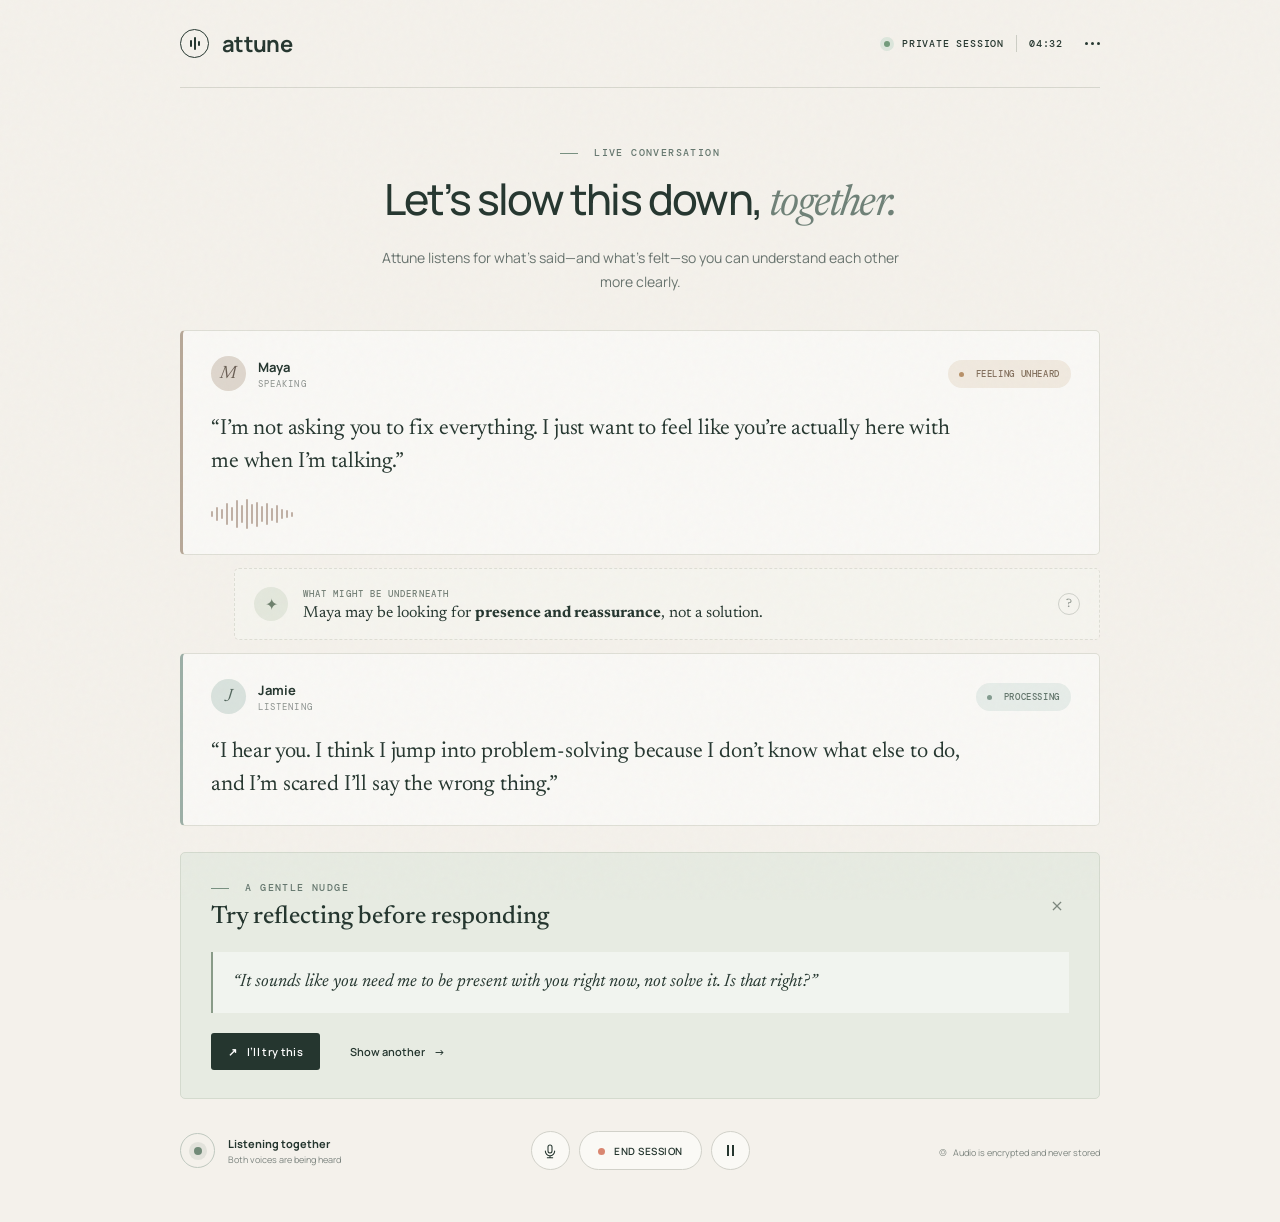
<file: examples/apps/attune/index.html>
<!doctype html>
<html lang="en">
  <head>
    <meta charset="UTF-8" />
    <meta name="viewport" content="width=device-width, initial-scale=1.0" />
    <meta name="theme-color" content="#f4f1eb" />
    <title>Attune — A calmer way through hard conversations</title>
    <link rel="preconnect" href="https://fonts.googleapis.com" />
    <link rel="preconnect" href="https://fonts.gstatic.com" crossorigin />
    <link href="https://fonts.googleapis.com/css2?family=DM+Mono:wght@400;500&family=Manrope:wght@400;500;600;700&family=Newsreader:ital,opsz,wght@1,6..72,400&display=swap" rel="stylesheet" />
    <link rel="stylesheet" href="styles.css" />
  </head>
  <body>
    <main class="app-shell">
      <header class="topbar">
        <a class="brand" href="#" aria-label="Attune home">
          <span class="brand-mark" aria-hidden="true"><i></i><i></i><i></i></span>
          <span>attune</span>
        </a>
        <div class="session-meta">
          <span class="privacy"><i></i> Private session</span>
          <span class="divider"></span>
          <span id="sessionClock">04:32</span>
          <button class="menu-button" aria-label="Open menu"><span></span><span></span><span></span></button>
        </div>
      </header>

      <section class="intro">
        <p class="eyebrow"><span></span> Live conversation</p>
        <h1>Let’s slow this down, <em>together.</em></h1>
        <p>Attune listens for what’s said—and what’s felt—so you can understand each other more clearly.</p>
      </section>

      <section class="conversation" aria-label="Live conversation transcript">
        <article class="speaker-card speaker-one">
          <div class="speaker-head">
            <div class="identity"><span class="avatar avatar-one">M</span><div><strong>Maya</strong><span>Speaking</span></div></div>
            <div class="tone-badge"><i></i> Feeling unheard</div>
          </div>
          <blockquote>“I’m not asking you to fix everything. I just want to feel like you’re actually here with me when I’m talking.”</blockquote>
          <div class="waveform" aria-label="Maya audio waveform">
            <span style="--h:18%"></span><span style="--h:42%"></span><span style="--h:30%"></span><span style="--h:68%"></span><span style="--h:46%"></span><span style="--h:88%"></span><span style="--h:56%"></span><span style="--h:94%"></span><span style="--h:62%"></span><span style="--h:78%"></span><span style="--h:48%"></span><span style="--h:70%"></span><span style="--h:40%"></span><span style="--h:58%"></span><span style="--h:32%"></span><span style="--h:24%"></span><span style="--h:16%"></span>
          </div>
        </article>

        <article class="insight-card">
          <div class="insight-icon" aria-hidden="true">✦</div>
          <div class="insight-copy">
            <div class="insight-label">What might be underneath</div>
            <p>Maya may be looking for <strong>presence and reassurance</strong>, not a solution.</p>
          </div>
          <button class="help-button" aria-label="About this insight">?</button>
        </article>

        <article class="speaker-card speaker-two">
          <div class="speaker-head">
            <div class="identity"><span class="avatar avatar-two">J</span><div><strong>Jamie</strong><span>Listening</span></div></div>
            <div class="tone-badge neutral"><i></i> Processing</div>
          </div>
          <blockquote>“I hear you. I think I jump into problem-solving because I don’t know what else to do, and I’m scared I’ll say the wrong thing.”</blockquote>
        </article>
      </section>

      <section class="coach-card">
        <div class="coach-top">
          <div><p class="eyebrow"><span></span> A gentle nudge</p><h2>Try reflecting before responding</h2></div>
          <button class="dismiss" aria-label="Dismiss suggestion">×</button>
        </div>
        <p class="suggestion">“It sounds like you need me to be present with you right now, not solve it. Is that right?”</p>
        <div class="coach-actions">
          <button class="try-button"><span>↗</span> I’ll try this</button>
          <button class="another-button">Show another <span>→</span></button>
        </div>
      </section>

      <footer class="controls">
        <div class="listening-state"><span class="pulse-ring"><i></i></span><div><strong>Listening together</strong><small>Both voices are being heard</small></div></div>
        <div class="control-actions">
          <button class="round-button" id="muteButton" aria-label="Mute microphone">
            <svg viewBox="0 0 24 24" aria-hidden="true"><path d="M12 3a3 3 0 0 0-3 3v6a3 3 0 0 0 6 0V6a3 3 0 0 0-3-3Zm-7 9a7 7 0 0 0 14 0M12 19v3M8 22h8"/></svg>
          </button>
          <button class="end-button" id="endButton"><span></span> End session</button>
          <button class="round-button pause-button" id="pauseButton" aria-label="Pause listening"><span></span><span></span></button>
        </div>
        <p class="security"><span>⌾</span> Audio is encrypted and never stored</p>
      </footer>
    </main>
    <div class="toast" id="toast" role="status" aria-live="polite"></div>
    <script src="app.js"></script>
  </body>
</html>
</file>
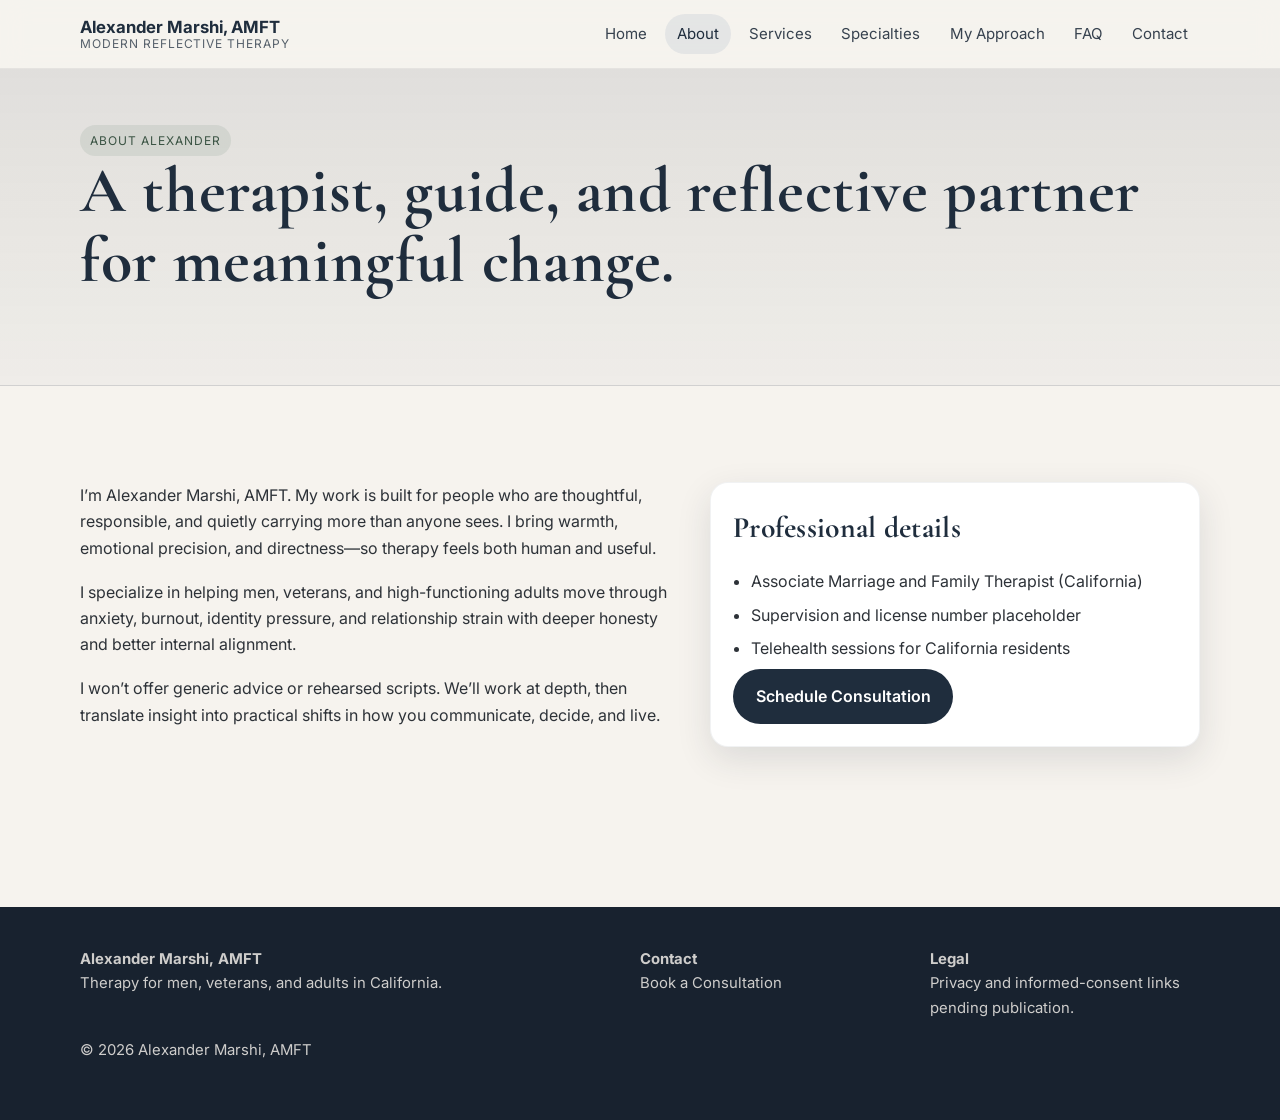
<file: therapist-site/about.html>
<!DOCTYPE html>
<html lang="en">
<head>
  <meta charset="UTF-8" />
  <meta name="viewport" content="width=device-width, initial-scale=1.0" />
  <meta name="description" content="About Alexander Marshi, AMFT — therapist for men, veterans, and adults in California." />
  <title>About | Alexander Marshi, AMFT</title>
  <link rel="preconnect" href="https://fonts.googleapis.com">
  <link rel="preconnect" href="https://fonts.gstatic.com" crossorigin>
  <link href="https://fonts.googleapis.com/css2?family=Cormorant+Garamond:wght@500;600;700&family=Inter:wght@400;500;600;700&display=swap" rel="stylesheet">
  <link rel="stylesheet" href="assets/styles.css" />
</head>
<body>
  <header class="site-header">
    <div class="container nav-shell">
      <a class="brand" href="index.html"><strong>Alexander Marshi, AMFT</strong><span>Modern Reflective Therapy</span></a>
      <button class="nav-toggle" data-nav-toggle aria-label="Toggle navigation" aria-expanded="false">☰</button>
      <nav class="nav-links" data-nav-links>
        <a href="index.html">Home</a><a class="active" href="about.html">About</a><a href="services.html">Services</a><a href="specialties.html">Specialties</a><a href="approach.html">My Approach</a><a href="faq.html">FAQ</a><a href="contact.html">Contact</a>
      </nav>
    </div>
  </header>

  <section class="page-hero">
    <div class="container fade-up">
      <span class="badge">About Alexander</span>
      <h1>A therapist, guide, and reflective partner for meaningful change.</h1>
    </div>
  </section>

  <main class="section">
    <div class="container split">
      <div class="fade-up">
        <p>I’m Alexander Marshi, AMFT. My work is built for people who are thoughtful, responsible, and quietly carrying more than anyone sees. I bring warmth, emotional precision, and directness—so therapy feels both human and useful.</p>
        <p>I specialize in helping men, veterans, and high-functioning adults move through anxiety, burnout, identity pressure, and relationship strain with deeper honesty and better internal alignment.</p>
        <p>I won’t offer generic advice or rehearsed scripts. We’ll work at depth, then translate insight into practical shifts in how you communicate, decide, and live.</p>
      </div>
      <aside class="card fade-up">
        <h3>Professional details</h3>
        <ul class="list-clean">
          <li>Associate Marriage and Family Therapist (California)</li>
          <li>Supervision and license number placeholder</li>
          <li>Telehealth sessions for California residents</li>
        </ul>
        <a class="btn btn-primary" href="contact.html">Schedule Consultation</a>
      </aside>
    </div>
  </main>

  <footer class="footer">
    <div class="container footer-grid">
      <div><strong>Alexander Marshi, AMFT</strong><p>Therapy for men, veterans, and adults in California.</p></div>
      <div><strong>Contact</strong><p><a href="contact.html">Book a Consultation</a></p></div>
      <div><strong>Legal</strong><p>Privacy and informed-consent links pending publication.</p></div>
    </div>
    <div class="container"><p>© <span data-year></span> Alexander Marshi, AMFT</p></div>
  </footer>

  <script src="assets/script.js"></script>
</body>
</html>
</file>
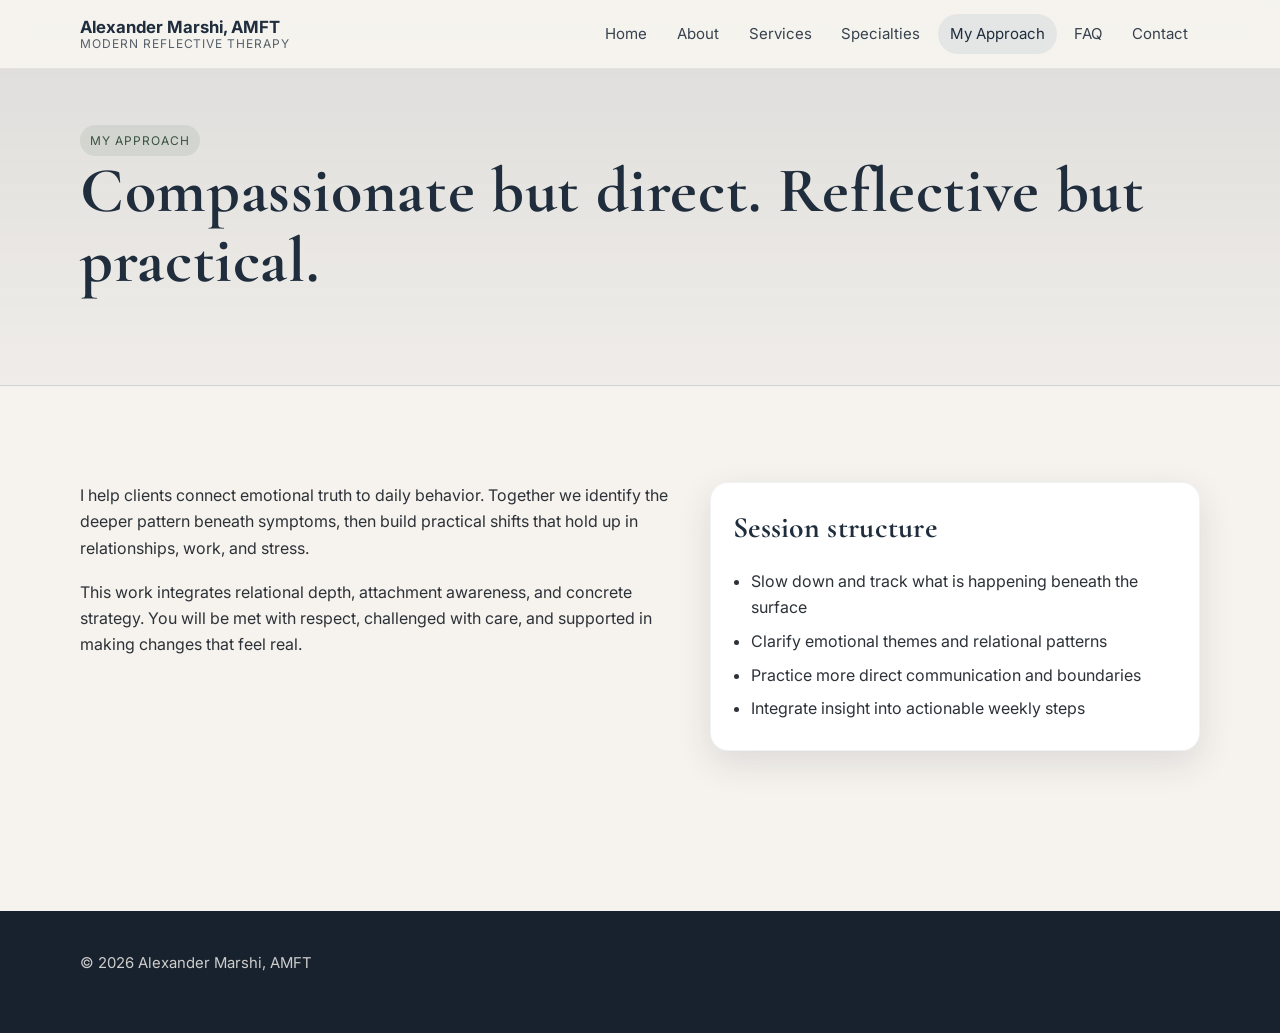
<file: therapist-site/approach.html>
<!DOCTYPE html><html lang="en"><head><meta charset="UTF-8"/><meta name="viewport" content="width=device-width, initial-scale=1.0"/><meta name="description" content="My approach as a therapist: compassionate, direct, practical, and emotionally attuned."/><title>My Approach | Alexander Marshi, AMFT</title><link rel="preconnect" href="https://fonts.googleapis.com"><link rel="preconnect" href="https://fonts.gstatic.com" crossorigin><link href="https://fonts.googleapis.com/css2?family=Cormorant+Garamond:wght@500;600;700&family=Inter:wght@400;500;600;700&display=swap" rel="stylesheet"><link rel="stylesheet" href="assets/styles.css"/></head><body>
<header class="site-header"><div class="container nav-shell"><a class="brand" href="index.html"><strong>Alexander Marshi, AMFT</strong><span>Modern Reflective Therapy</span></a><button class="nav-toggle" data-nav-toggle aria-expanded="false">☰</button><nav class="nav-links" data-nav-links><a href="index.html">Home</a><a href="about.html">About</a><a href="services.html">Services</a><a href="specialties.html">Specialties</a><a class="active" href="approach.html">My Approach</a><a href="faq.html">FAQ</a><a href="contact.html">Contact</a></nav></div></header>
<section class="page-hero"><div class="container"><span class="badge">My Approach</span><h1 class="fade-up">Compassionate but direct. Reflective but practical.</h1></div></section>
<main class="section"><div class="container split"><div class="fade-up"><p>I help clients connect emotional truth to daily behavior. Together we identify the deeper pattern beneath symptoms, then build practical shifts that hold up in relationships, work, and stress.</p><p>This work integrates relational depth, attachment awareness, and concrete strategy. You will be met with respect, challenged with care, and supported in making changes that feel real.</p></div><div class="card fade-up"><h3>Session structure</h3><ul class="list-clean"><li>Slow down and track what is happening beneath the surface</li><li>Clarify emotional themes and relational patterns</li><li>Practice more direct communication and boundaries</li><li>Integrate insight into actionable weekly steps</li></ul></div></div></main>
<footer class="footer"><div class="container"><p>© <span data-year></span> Alexander Marshi, AMFT</p></div></footer>
<script src="assets/script.js"></script></body></html>
</file>
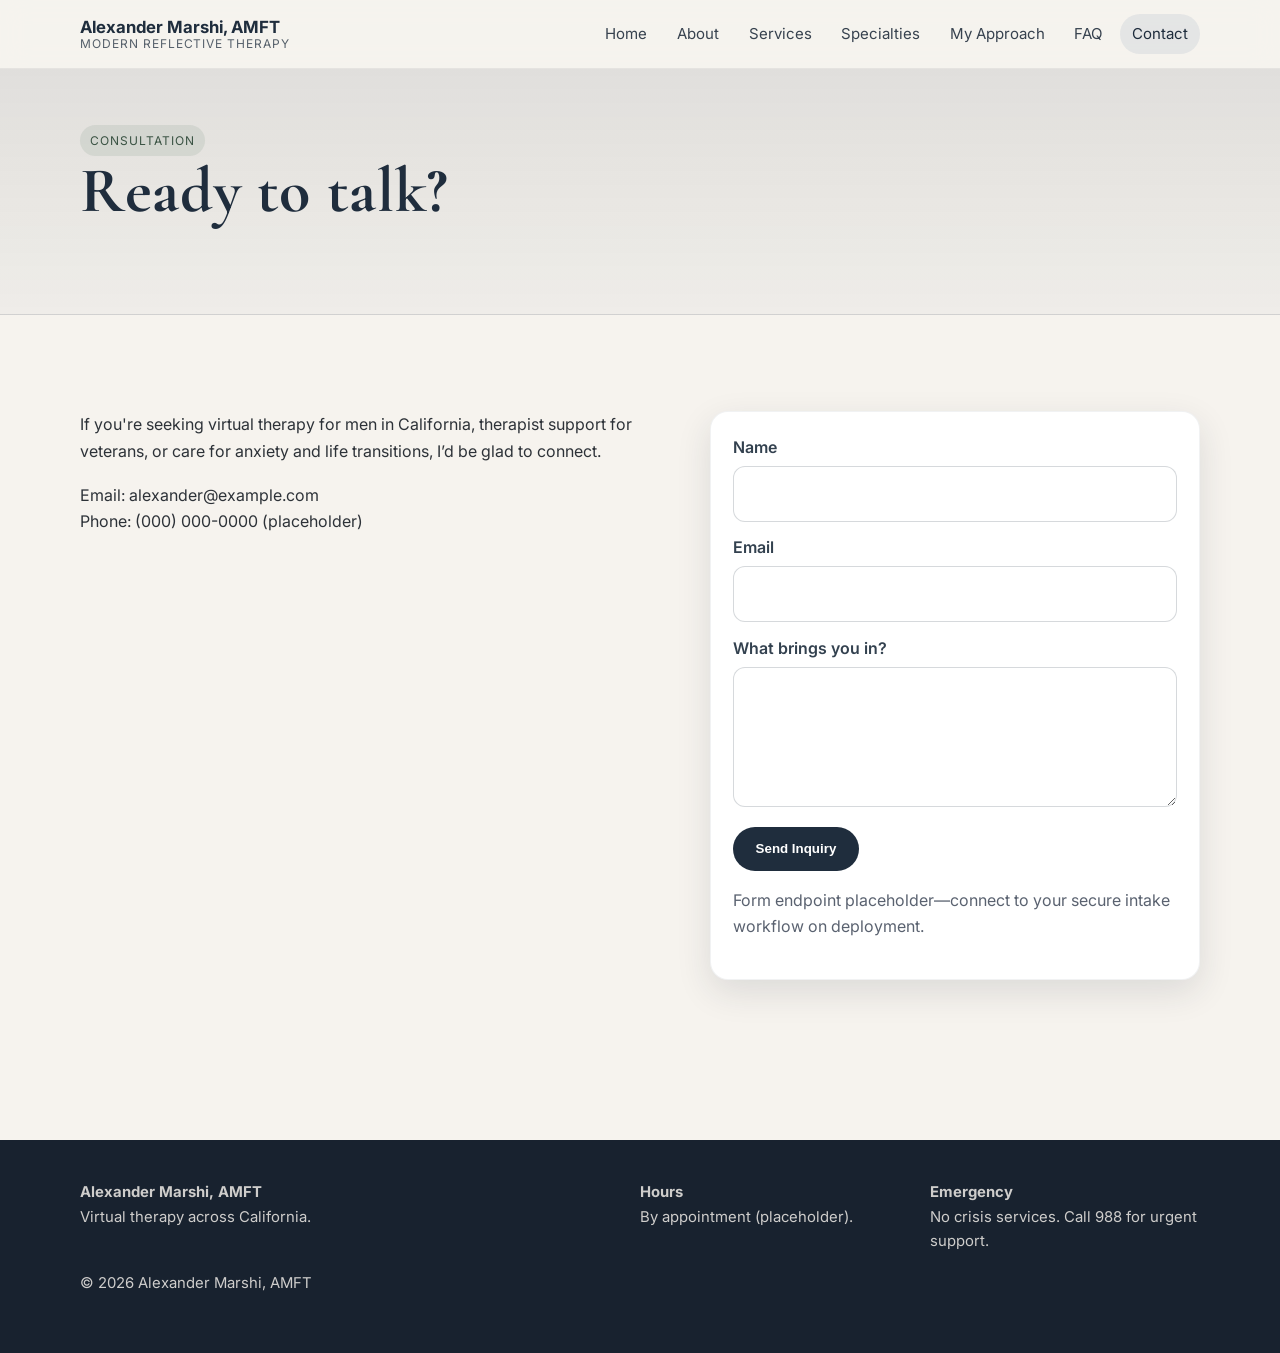
<file: therapist-site/contact.html>
<!DOCTYPE html><html lang="en"><head><meta charset="UTF-8"/><meta name="viewport" content="width=device-width, initial-scale=1.0"/><meta name="description" content="Contact Alexander Marshi, AMFT for therapy consultation in California."/><title>Contact | Alexander Marshi, AMFT</title><link rel="preconnect" href="https://fonts.googleapis.com"><link rel="preconnect" href="https://fonts.gstatic.com" crossorigin><link href="https://fonts.googleapis.com/css2?family=Cormorant+Garamond:wght@500;600;700&family=Inter:wght@400;500;600;700&display=swap" rel="stylesheet"><link rel="stylesheet" href="assets/styles.css"/></head><body>
<header class="site-header"><div class="container nav-shell"><a class="brand" href="index.html"><strong>Alexander Marshi, AMFT</strong><span>Modern Reflective Therapy</span></a><button class="nav-toggle" data-nav-toggle aria-expanded="false">☰</button><nav class="nav-links" data-nav-links><a href="index.html">Home</a><a href="about.html">About</a><a href="services.html">Services</a><a href="specialties.html">Specialties</a><a href="approach.html">My Approach</a><a href="faq.html">FAQ</a><a class="active" href="contact.html">Contact</a></nav></div></header>
<section class="page-hero"><div class="container"><span class="badge">Consultation</span><h1 class="fade-up">Ready to talk?</h1></div></section>
<main class="section"><div class="container split"><div class="fade-up"><p>If you're seeking virtual therapy for men in California, therapist support for veterans, or care for anxiety and life transitions, I’d be glad to connect.</p><p>Email: <a href="mailto:alexander@example.com">alexander@example.com</a><br>Phone: (000) 000-0000 (placeholder)</p></div><div class="card fade-up"><form><div style="margin-bottom:.8rem;"><label for="name">Name</label><input id="name" name="name" autocomplete="name" required></div><div style="margin-bottom:.8rem;"><label for="email">Email</label><input id="email" name="email" type="email" autocomplete="email" required></div><div style="margin-bottom:.8rem;"><label for="message">What brings you in?</label><textarea id="message" name="message" required></textarea></div><button class="btn btn-primary" type="submit">Send Inquiry</button></form><p class="muted" style="margin-top:1rem;">Form endpoint placeholder—connect to your secure intake workflow on deployment.</p></div></div></main>
<footer class="footer"><div class="container footer-grid"><div><strong>Alexander Marshi, AMFT</strong><p>Virtual therapy across California.</p></div><div><strong>Hours</strong><p>By appointment (placeholder).</p></div><div><strong>Emergency</strong><p>No crisis services. Call 988 for urgent support.</p></div></div><div class="container"><p>© <span data-year></span> Alexander Marshi, AMFT</p></div></footer>
<script src="assets/script.js"></script></body></html>
</file>
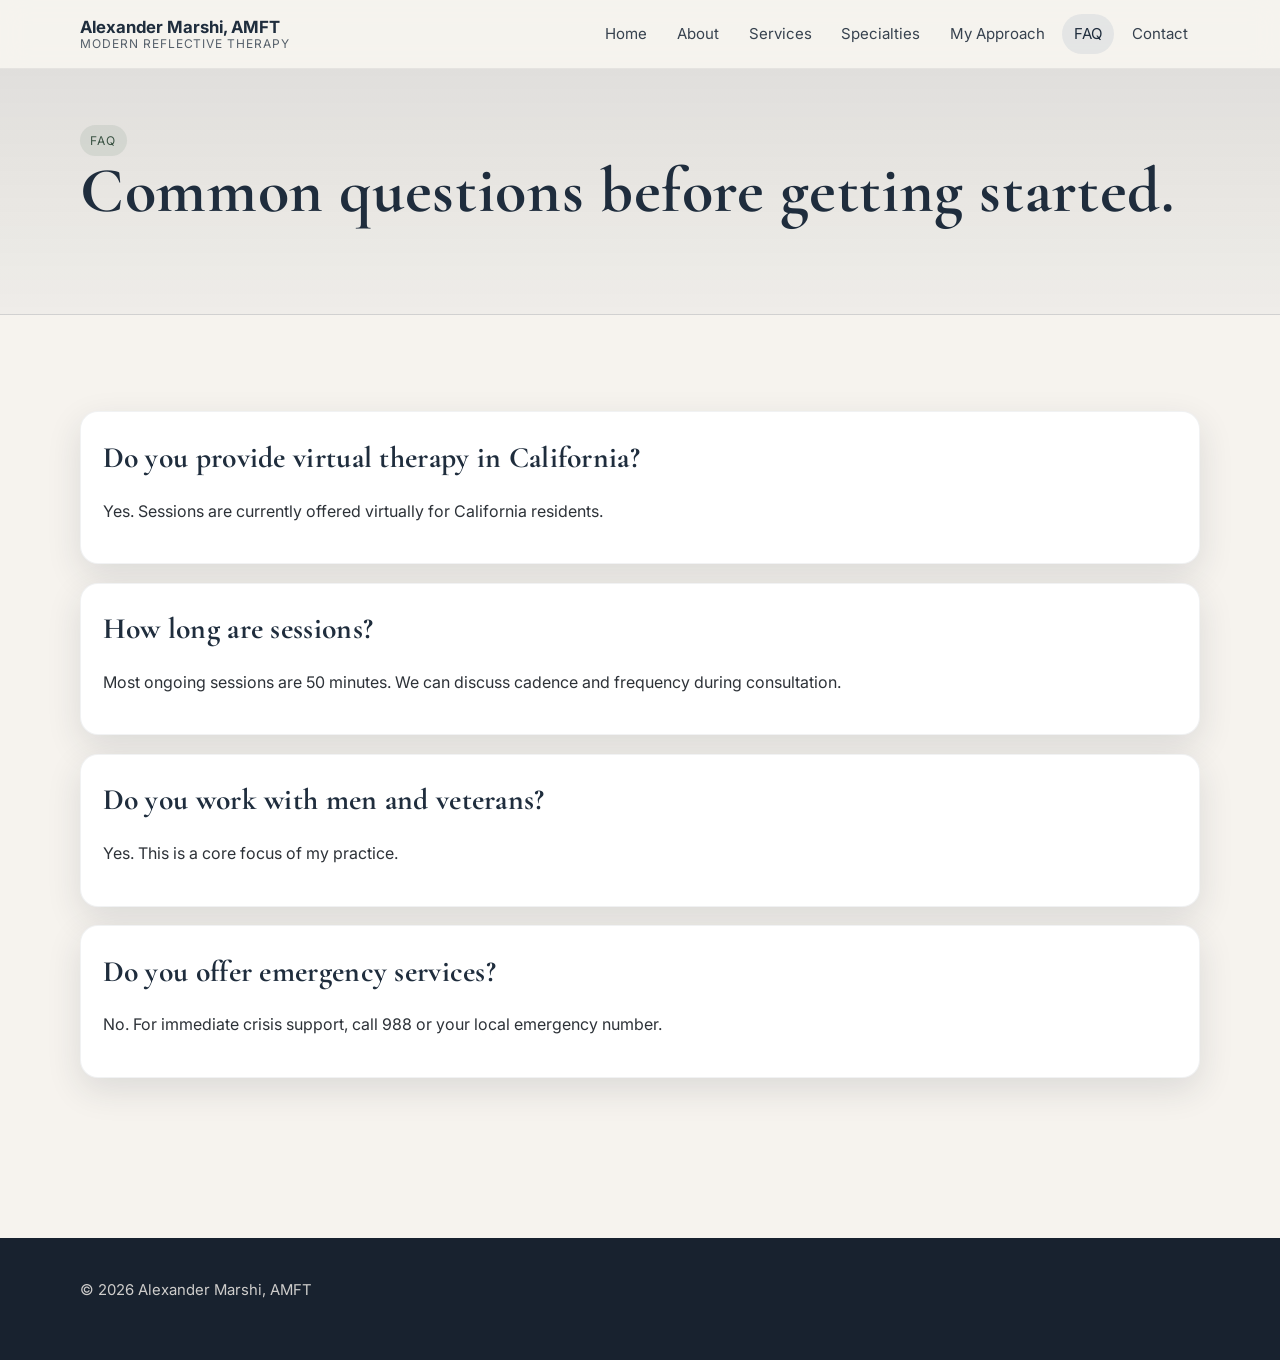
<file: therapist-site/faq.html>
<!DOCTYPE html><html lang="en"><head><meta charset="UTF-8"/><meta name="viewport" content="width=device-width, initial-scale=1.0"/><meta name="description" content="FAQ for therapy with Alexander Marshi, AMFT in California."/><title>FAQ | Alexander Marshi, AMFT</title><link rel="preconnect" href="https://fonts.googleapis.com"><link rel="preconnect" href="https://fonts.gstatic.com" crossorigin><link href="https://fonts.googleapis.com/css2?family=Cormorant+Garamond:wght@500;600;700&family=Inter:wght@400;500;600;700&display=swap" rel="stylesheet"><link rel="stylesheet" href="assets/styles.css"/></head><body>
<header class="site-header"><div class="container nav-shell"><a class="brand" href="index.html"><strong>Alexander Marshi, AMFT</strong><span>Modern Reflective Therapy</span></a><button class="nav-toggle" data-nav-toggle aria-expanded="false">☰</button><nav class="nav-links" data-nav-links><a href="index.html">Home</a><a href="about.html">About</a><a href="services.html">Services</a><a href="specialties.html">Specialties</a><a href="approach.html">My Approach</a><a class="active" href="faq.html">FAQ</a><a href="contact.html">Contact</a></nav></div></header>
<section class="page-hero"><div class="container"><span class="badge">FAQ</span><h1 class="fade-up">Common questions before getting started.</h1></div></section>
<main class="section"><div class="container grid"><article class="card fade-up"><h3>Do you provide virtual therapy in California?</h3><p>Yes. Sessions are currently offered virtually for California residents.</p></article><article class="card fade-up"><h3>How long are sessions?</h3><p>Most ongoing sessions are 50 minutes. We can discuss cadence and frequency during consultation.</p></article><article class="card fade-up"><h3>Do you work with men and veterans?</h3><p>Yes. This is a core focus of my practice.</p></article><article class="card fade-up"><h3>Do you offer emergency services?</h3><p>No. For immediate crisis support, call 988 or your local emergency number.</p></article></div></main>
<footer class="footer"><div class="container"><p>© <span data-year></span> Alexander Marshi, AMFT</p></div></footer>
<script src="assets/script.js"></script></body></html>
</file>
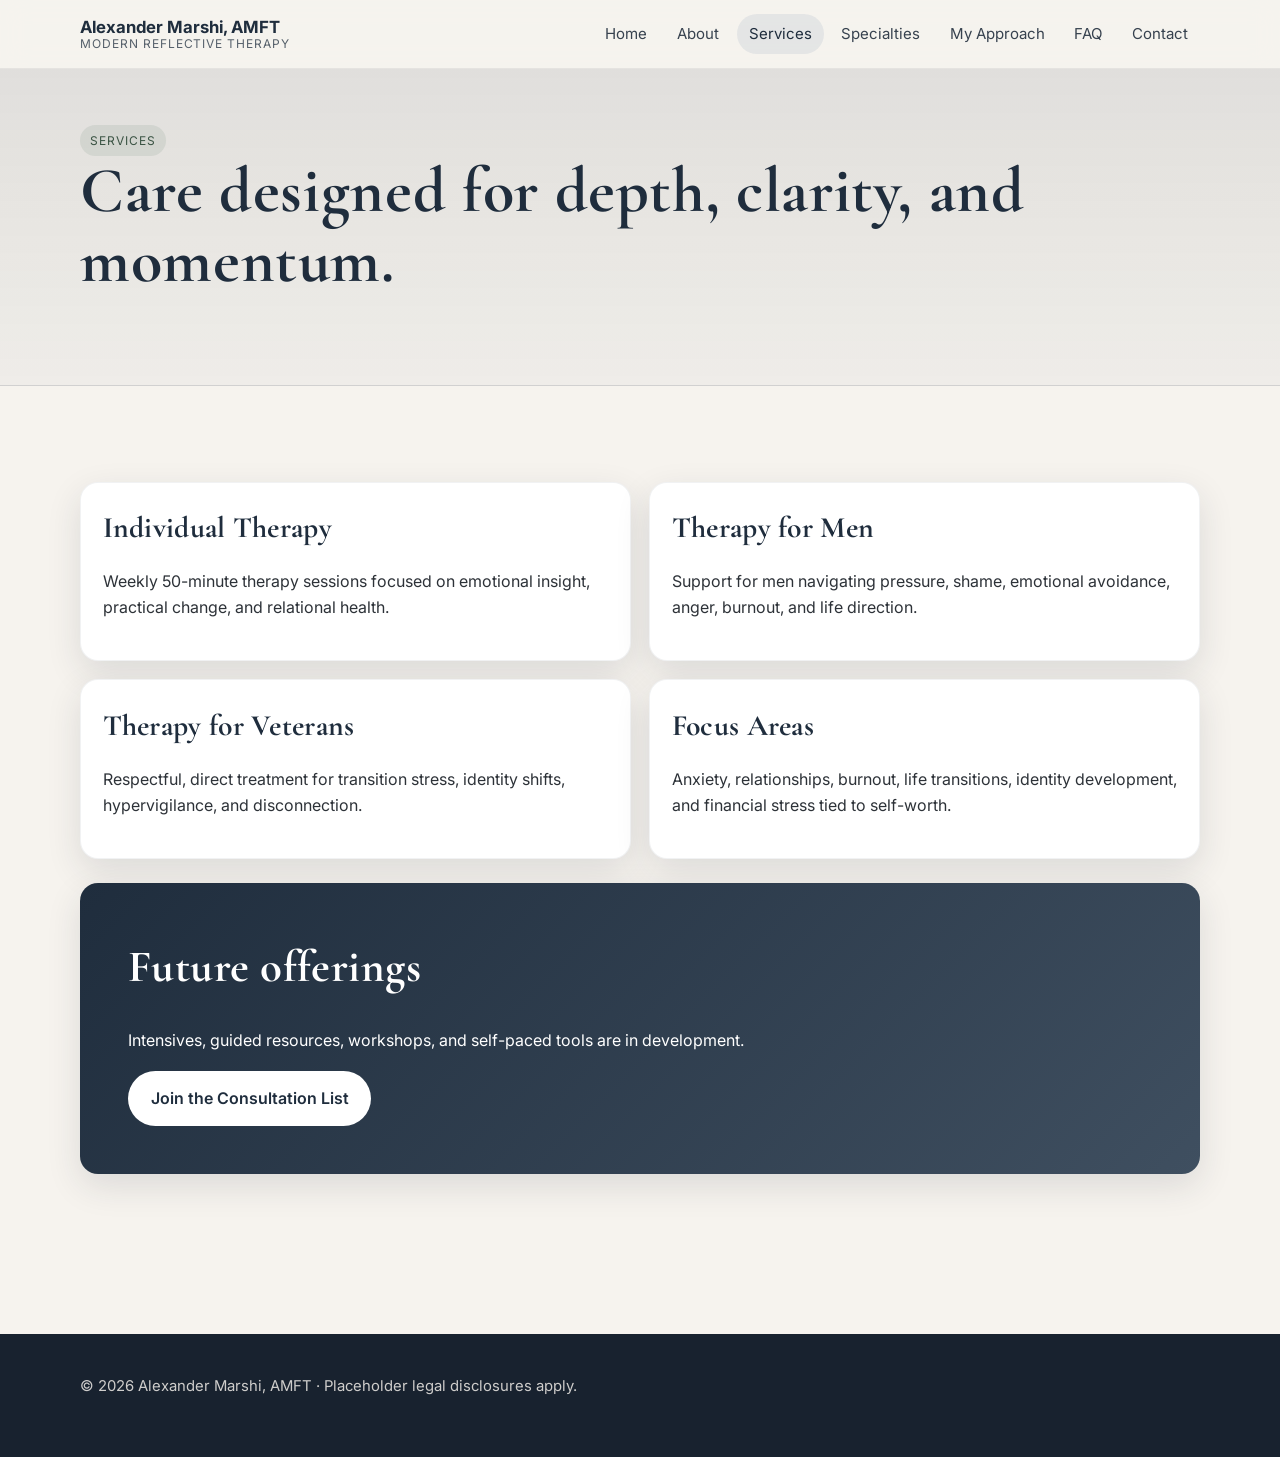
<file: therapist-site/services.html>
<!DOCTYPE html>
<html lang="en">
<head>
  <meta charset="UTF-8" />
  <meta name="viewport" content="width=device-width, initial-scale=1.0" />
  <meta name="description" content="Services with Alexander Marshi, AMFT: individual therapy, men's therapy, and veteran-focused therapy in California." />
  <title>Services | Alexander Marshi, AMFT</title>
  <link rel="preconnect" href="https://fonts.googleapis.com">
  <link rel="preconnect" href="https://fonts.gstatic.com" crossorigin>
  <link href="https://fonts.googleapis.com/css2?family=Cormorant+Garamond:wght@500;600;700&family=Inter:wght@400;500;600;700&display=swap" rel="stylesheet">
  <link rel="stylesheet" href="assets/styles.css" />
</head>
<body>
<header class="site-header"><div class="container nav-shell"><a class="brand" href="index.html"><strong>Alexander Marshi, AMFT</strong><span>Modern Reflective Therapy</span></a><button class="nav-toggle" data-nav-toggle aria-expanded="false">☰</button><nav class="nav-links" data-nav-links><a href="index.html">Home</a><a href="about.html">About</a><a class="active" href="services.html">Services</a><a href="specialties.html">Specialties</a><a href="approach.html">My Approach</a><a href="faq.html">FAQ</a><a href="contact.html">Contact</a></nav></div></header>
<section class="page-hero"><div class="container fade-up"><span class="badge">Services</span><h1>Care designed for depth, clarity, and momentum.</h1></div></section>
<main class="section"><div class="container"><div class="grid cols-2"><article class="card fade-up"><h3>Individual Therapy</h3><p>Weekly 50-minute therapy sessions focused on emotional insight, practical change, and relational health.</p></article><article class="card fade-up"><h3>Therapy for Men</h3><p>Support for men navigating pressure, shame, emotional avoidance, anger, burnout, and life direction.</p></article><article class="card fade-up"><h3>Therapy for Veterans</h3><p>Respectful, direct treatment for transition stress, identity shifts, hypervigilance, and disconnection.</p></article><article class="card fade-up"><h3>Focus Areas</h3><p>Anxiety, relationships, burnout, life transitions, identity development, and financial stress tied to self-worth.</p></article></div><div class="cta-band fade-up" style="margin-top:1.5rem;"><h2>Future offerings</h2><p>Intensives, guided resources, workshops, and self-paced tools are in development.</p><a class="btn btn-light" href="contact.html">Join the Consultation List</a></div></div></main>
<footer class="footer"><div class="container"><p>© <span data-year></span> Alexander Marshi, AMFT · Placeholder legal disclosures apply.</p></div></footer>
<script src="assets/script.js"></script></body></html>
</file>
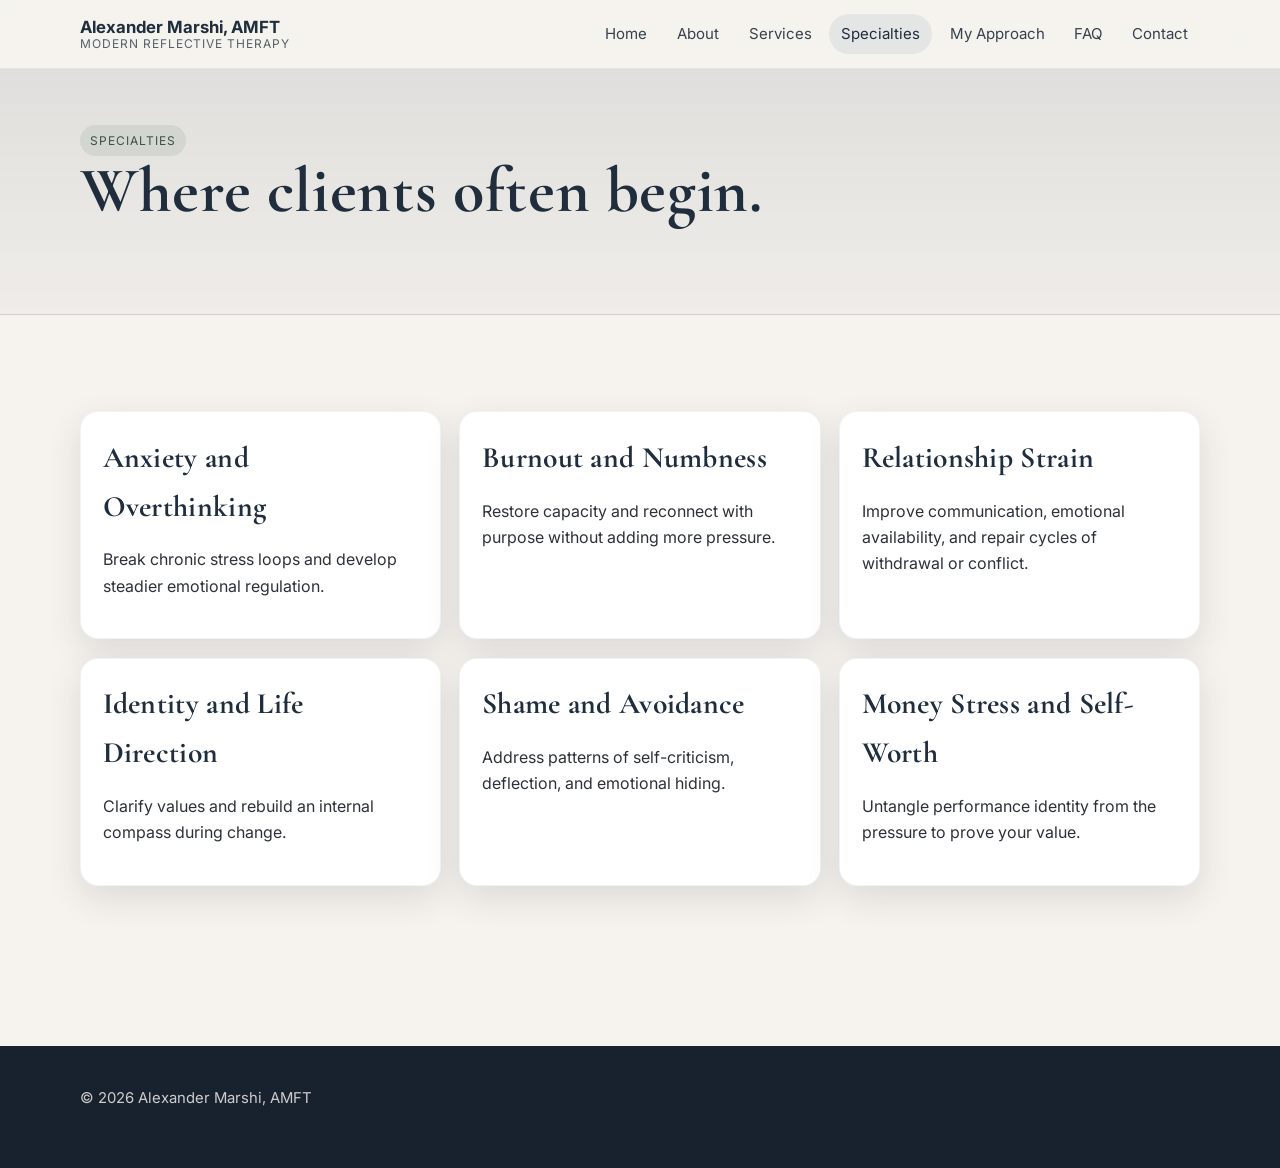
<file: therapist-site/specialties.html>
<!DOCTYPE html><html lang="en"><head><meta charset="UTF-8"/><meta name="viewport" content="width=device-width, initial-scale=1.0"/><meta name="description" content="Specialties with Alexander Marshi, AMFT: anxiety, burnout, relationships, life transitions, identity, and shame."/><title>Specialties | Alexander Marshi, AMFT</title><link rel="preconnect" href="https://fonts.googleapis.com"><link rel="preconnect" href="https://fonts.gstatic.com" crossorigin><link href="https://fonts.googleapis.com/css2?family=Cormorant+Garamond:wght@500;600;700&family=Inter:wght@400;500;600;700&display=swap" rel="stylesheet"><link rel="stylesheet" href="assets/styles.css"/></head><body>
<header class="site-header"><div class="container nav-shell"><a class="brand" href="index.html"><strong>Alexander Marshi, AMFT</strong><span>Modern Reflective Therapy</span></a><button class="nav-toggle" data-nav-toggle aria-expanded="false">☰</button><nav class="nav-links" data-nav-links><a href="index.html">Home</a><a href="about.html">About</a><a href="services.html">Services</a><a class="active" href="specialties.html">Specialties</a><a href="approach.html">My Approach</a><a href="faq.html">FAQ</a><a href="contact.html">Contact</a></nav></div></header>
<section class="page-hero"><div class="container"><span class="badge">Specialties</span><h1 class="fade-up">Where clients often begin.</h1></div></section>
<main class="section"><div class="container"><div class="grid cols-3"><article class="card fade-up"><h3>Anxiety and Overthinking</h3><p>Break chronic stress loops and develop steadier emotional regulation.</p></article><article class="card fade-up"><h3>Burnout and Numbness</h3><p>Restore capacity and reconnect with purpose without adding more pressure.</p></article><article class="card fade-up"><h3>Relationship Strain</h3><p>Improve communication, emotional availability, and repair cycles of withdrawal or conflict.</p></article><article class="card fade-up"><h3>Identity and Life Direction</h3><p>Clarify values and rebuild an internal compass during change.</p></article><article class="card fade-up"><h3>Shame and Avoidance</h3><p>Address patterns of self-criticism, deflection, and emotional hiding.</p></article><article class="card fade-up"><h3>Money Stress and Self-Worth</h3><p>Untangle performance identity from the pressure to prove your value.</p></article></div></div></main>
<footer class="footer"><div class="container"><p>© <span data-year></span> Alexander Marshi, AMFT</p></div></footer>
<script src="assets/script.js"></script></body></html>
</file>
<file: examples/apps/attune/styles.css>
:root { --ink:#25362f; --muted:#748079; --cream:#f4f1eb; --paper:#fbfaf7; --sage:#a9b8a7; --line:#deded5; --coral:#d98670; }
* { box-sizing:border-box; }
body { margin:0; color:var(--ink); background:var(--cream); font-family:Manrope, sans-serif; }
body::before { content:""; position:fixed; inset:0; pointer-events:none; opacity:.22; background-image:url("data:image/svg+xml,%3Csvg viewBox='0 0 180 180' xmlns='http://www.w3.org/2000/svg'%3E%3Cfilter id='n'%3E%3CfeTurbulence type='fractalNoise' baseFrequency='.9' numOctaves='3' stitchTiles='stitch'/%3E%3C/filter%3E%3Crect width='100%25' height='100%25' filter='url(%23n)' opacity='.12'/%3E%3C/svg%3E"); }
button,a { font:inherit; color:inherit; }
button { cursor:pointer; }
.app-shell { width:min(920px, calc(100% - 44px)); margin:0 auto; padding-bottom:52px; }
.topbar { height:88px; display:flex; align-items:center; justify-content:space-between; border-bottom:1px solid #d7d7ce; }
.brand { display:flex; align-items:center; gap:13px; color:var(--ink); font-size:22px; font-weight:700; letter-spacing:-.7px; text-decoration:none; }
.brand-mark { width:29px; height:29px; border:1.8px solid var(--ink); border-radius:50%; display:flex; align-items:center; justify-content:center; gap:2px; }
.brand-mark i { width:2px; height:7px; border-radius:2px; background:var(--ink); }.brand-mark i:nth-child(2){height:13px}.brand-mark i:nth-child(3){height:5px}
.session-meta,.privacy { display:flex; align-items:center; gap:12px; font:500 10px DM Mono,monospace; letter-spacing:.08em; text-transform:uppercase; }.privacy i { width:6px;height:6px;border-radius:50%;background:#719b7b;box-shadow:0 0 0 4px #dce6dc}.divider{height:17px;width:1px;background:#cdcec5}.menu-button{border:0;background:none;display:flex;gap:3px;padding:10px 0 10px 10px}.menu-button span{width:3px;height:3px;background:var(--ink);border-radius:50%}
.intro { text-align:center; padding:58px 20px 36px; }.eyebrow{margin:0 0 17px;font:500 10px DM Mono,monospace;letter-spacing:.14em;text-transform:uppercase;color:#65776e}.eyebrow span{display:inline-block;width:18px;height:1px;background:#789080;vertical-align:middle;margin-right:9px}.intro h1{font-size:43px;line-height:1.08;letter-spacing:-1.8px;margin:0 0 18px;font-weight:500}.intro h1 em{font-family:Newsreader,serif;font-weight:400;color:#6f8177}.intro>p:last-child{max-width:520px;margin:auto;font-size:14px;line-height:1.7;color:#68736e}
.conversation{display:grid;gap:13px}.speaker-card,.insight-card,.coach-card{background:rgba(251,250,247,.85);border:1px solid var(--line);border-radius:5px}.speaker-card{padding:25px 28px 24px}.speaker-one{border-left:3px solid #b7a898}.speaker-two{border-left:3px solid #9cafa6}.speaker-head{display:flex;align-items:center;justify-content:space-between}.identity{display:flex;align-items:center;gap:12px}.avatar{width:35px;height:35px;border-radius:50%;display:grid;place-items:center;font-family:Newsreader,serif;font-style:italic;font-size:18px}.avatar-one{background:#ded6cd;color:#685d52}.avatar-two{background:#d9e2dd;color:#51655b}.identity div{display:flex;flex-direction:column;gap:2px}.identity strong{font-size:13px}.identity div span{font:400 9px DM Mono,monospace;text-transform:uppercase;letter-spacing:.12em;color:#8b918d}.tone-badge{font:500 9px DM Mono,monospace;letter-spacing:.07em;text-transform:uppercase;padding:8px 11px;border-radius:20px;background:#f0e9df;color:#83705d}.tone-badge i{display:inline-block;width:5px;height:5px;background:#b89169;border-radius:50%;margin-right:6px}.tone-badge.neutral{background:#e6ece8;color:#63766c}.tone-badge.neutral i{background:#839b8f}.speaker-card blockquote{font-family:Newsreader,serif;font-size:22px;line-height:1.48;letter-spacing:-.15px;margin:22px 0 0;max-width:760px}.waveform{height:32px;margin-top:20px;display:flex;align-items:center;gap:3px;opacity:.6}.waveform span{width:2px;height:var(--h);border-radius:2px;background:#9a8170;animation:wave 1.3s ease-in-out infinite alternate}.waveform span:nth-child(3n){animation-delay:-.5s}@keyframes wave{to{height:25%}}
.insight-card{margin-left:54px;display:flex;align-items:center;padding:18px 19px;border-style:dashed;background:rgba(246,244,238,.82)}.insight-icon{width:34px;height:34px;display:grid;place-items:center;border-radius:50%;background:#e3e7dc;color:#6e806d;margin-right:15px}.insight-label{font:500 9px DM Mono,monospace;letter-spacing:.12em;text-transform:uppercase;color:#758178;margin-bottom:5px}.insight-copy p{font-family:Newsreader,serif;margin:0;font-size:16px}.help-button{margin-left:auto;border:1px solid #cfd1ca;background:transparent;border-radius:50%;width:22px;height:22px;color:#90968f;font:12px Newsreader}
.coach-card{margin-top:26px;padding:28px 30px;background:#e7ebe2;border-color:#d4dace}.coach-top{display:flex;justify-content:space-between}.coach-top .eyebrow{margin-bottom:11px}.coach-card h2{font:500 25px Newsreader,serif;margin:0}.dismiss{border:0;background:none;font-size:25px;font-weight:300;color:#7d877e}.suggestion{margin:22px 0 20px;padding:17px 20px;border-left:2px solid #899b88;background:rgba(255,255,255,.42);font:italic 18px/1.5 Newsreader,serif}.coach-actions{display:flex;align-items:center;gap:24px}.try-button{background:var(--ink);color:#fff;border:0;border-radius:3px;padding:11px 17px;font-size:11px;font-weight:600;letter-spacing:.03em}.try-button span{margin-right:7px}.another-button{border:0;background:none;font-size:11px;font-weight:600}.another-button span{margin-left:7px}
.controls{display:grid;grid-template-columns:1fr auto 1fr;align-items:center;margin-top:32px}.listening-state{display:flex;align-items:center;gap:13px}.listening-state div{display:flex;flex-direction:column}.listening-state strong{font-size:11px}.listening-state small{font-size:9px;color:#7c847f;margin-top:2px}.pulse-ring{width:35px;height:35px;border-radius:50%;border:1px solid #bfc8bf;display:grid;place-items:center}.pulse-ring i{width:8px;height:8px;border-radius:50%;background:#718a78;box-shadow:0 0 0 5px rgba(113,138,120,.14);animation:pulse 1.8s infinite}@keyframes pulse{50%{box-shadow:0 0 0 9px rgba(113,138,120,0)}}.control-actions{display:flex;gap:9px}.round-button,.end-button{height:39px;border:1px solid #d1d1c9;background:#faf9f5}.round-button{width:39px;border-radius:50%;display:grid;place-items:center}.round-button svg{width:16px;fill:none;stroke:currentColor;stroke-width:1.6;stroke-linecap:round}.pause-button{display:flex;gap:3px;justify-content:center}.pause-button span{width:2px;height:11px;background:var(--ink)}.end-button{border-radius:22px;padding:0 18px;font-size:10px;font-weight:600;text-transform:uppercase;letter-spacing:.05em}.end-button span{display:inline-block;width:7px;height:7px;border-radius:50%;background:var(--coral);margin-right:7px}.security{text-align:right;color:#7d857f;font-size:9px}.security span{font-size:13px;margin-right:4px}.toast{position:fixed;left:50%;bottom:24px;transform:translate(-50%,20px);padding:11px 18px;border-radius:4px;background:var(--ink);color:white;font-size:11px;opacity:0;pointer-events:none;transition:.25s}.toast.show{opacity:1;transform:translate(-50%,0)}.muted{opacity:.5}.paused .waveform span{animation-play-state:paused}.paused .pulse-ring i{background:#c49c75;animation:none}
@media(max-width:700px){.app-shell{width:min(100% - 28px,920px)}.topbar{height:72px}.privacy,.divider{display:none}.intro{padding:42px 5px 28px}.intro h1{font-size:36px}.speaker-card{padding:21px 18px}.speaker-card blockquote{font-size:19px}.insight-card{margin-left:20px}.coach-card{padding:24px 20px}.controls{grid-template-columns:1fr;gap:22px}.listening-state,.security{justify-content:center;text-align:center}.control-actions{grid-row:1;justify-content:center}.security{margin:0}.tone-badge{max-width:120px;text-align:center}}
</file>
<file: therapist-site/assets/styles.css>
:root {
  --off-white: #f6f3ee;
  --sand: #e8dfd1;
  --navy: #1f2d3d;
  --charcoal: #232629;
  --sage: #8ea093;
  --steel: #9caec2;
  --text: #2d3238;
  --white: #fff;
  --shadow: 0 12px 35px rgba(31, 45, 61, 0.12);
  --radius: 18px;
  --container: min(1120px, 92vw);
}

* { box-sizing: border-box; }
html { scroll-behavior: smooth; }
body {
  margin: 0;
  font-family: "Inter", "Avenir Next", system-ui, -apple-system, sans-serif;
  color: var(--text);
  background: var(--off-white);
  line-height: 1.65;
}

h1, h2, h3, h4 {
  font-family: "Cormorant Garamond", "Iowan Old Style", "Times New Roman", serif;
  letter-spacing: 0.01em;
  color: var(--navy);
  margin: 0 0 0.5em;
}

h1 { font-size: clamp(2.2rem, 5vw, 4rem); line-height: 1.1; }
h2 { font-size: clamp(1.9rem, 3.8vw, 2.8rem); }
h3 { font-size: clamp(1.4rem, 2.8vw, 1.85rem); }

p { margin: 0 0 1.1rem; }
a { color: inherit; text-decoration: none; }

.container { width: var(--container); margin: 0 auto; }
.section { padding: clamp(3.2rem, 8vw, 6rem) 0; }

.site-header {
  position: sticky;
  top: 0;
  z-index: 50;
  backdrop-filter: blur(14px);
  background: rgba(246, 243, 238, 0.9);
  border-bottom: 1px solid rgba(31,45,61,.08);
}

.nav-shell {
  display: flex;
  align-items: center;
  justify-content: space-between;
  padding: 0.85rem 0;
  gap: 1rem;
}

.brand {
  display: flex;
  flex-direction: column;
  line-height: 1.1;
}
.brand strong { font-size: 1.05rem; color: var(--navy); }
.brand span { font-size: .75rem; letter-spacing: .08em; text-transform: uppercase; color: #56606b; }

.nav-toggle {
  background: none;
  border: 1px solid rgba(31,45,61,.2);
  color: var(--navy);
  border-radius: 10px;
  padding: 0.35rem 0.55rem;
  font-size: 1.1rem;
  display: none;
}

.nav-links {
  display: flex;
  align-items: center;
  gap: .35rem;
  flex-wrap: wrap;
}

.nav-links a {
  padding: .5rem .75rem;
  border-radius: 999px;
  font-size: .94rem;
  color: #37424f;
}
.nav-links a:hover,
.nav-links a.active { background: rgba(156,174,194,.2); color: var(--navy); }

.btn {
  display: inline-flex;
  align-items: center;
  justify-content: center;
  gap: .5rem;
  padding: .85rem 1.35rem;
  border-radius: 999px;
  font-weight: 600;
  transition: transform .25s ease, box-shadow .25s ease, background .3s ease;
  border: 1px solid transparent;
}
.btn:hover { transform: translateY(-2px); box-shadow: var(--shadow); }
.btn-primary { background: var(--navy); color: var(--white); }
.btn-ghost { background: rgba(255,255,255,.15); color: var(--white); border-color: rgba(255,255,255,.35); }
.btn-light { background: var(--white); color: var(--navy); }

.hero {
  position: relative;
  min-height: 82vh;
  color: var(--white);
  display: grid;
  align-items: end;
  isolation: isolate;
}

.hero video,
.hero .hero-fallback {
  position: absolute;
  inset: 0;
  width: 100%;
  height: 100%;
  object-fit: cover;
  z-index: -2;
}
.hero .hero-fallback { display: none; }
.hero::before {
  content: "";
  position: absolute;
  inset: 0;
  background: linear-gradient(135deg, rgba(18, 27, 39, .74), rgba(35, 38, 41, .45) 40%, rgba(31,45,61,.66));
  z-index: -1;
}

.hero-content {
  width: var(--container);
  margin: 0 auto;
  padding: 5rem 0 4rem;
}
.hero-kicker {
  display: inline-block;
  letter-spacing: .09em;
  text-transform: uppercase;
  font-size: .78rem;
  margin-bottom: 1rem;
  color: rgba(246,243,238,.85);
}
.hero p { max-width: 65ch; color: rgba(246,243,238,.9); }
.hero-actions { display: flex; gap: .8rem; flex-wrap: wrap; margin-top: 1.4rem; }

.grid {
  display: grid;
  gap: 1.15rem;
}
.cols-2 { grid-template-columns: repeat(2, minmax(0,1fr)); }
.cols-3 { grid-template-columns: repeat(3, minmax(0,1fr)); }

.card {
  background: var(--white);
  border-radius: var(--radius);
  padding: 1.35rem;
  box-shadow: var(--shadow);
  border: 1px solid rgba(31,45,61,.06);
}

.muted { color: #5a6270; }
.highlight {
  border-left: 3px solid var(--sage);
  padding-left: 1rem;
  margin: 1.2rem 0;
  color: #44515f;
}

.split {
  display: grid;
  grid-template-columns: 1.1fr .9fr;
  gap: 2rem;
  align-items: start;
}

.cta-band {
  background: linear-gradient(135deg, #1f2d3d, #3f4f60);
  color: var(--white);
  border-radius: var(--radius);
  padding: clamp(2rem, 5vw, 3rem);
  box-shadow: var(--shadow);
}
.cta-band h2, .cta-band p { color: var(--white); }

.footer {
  background: #18222f;
  color: rgba(246,243,238,.82);
  margin-top: 4rem;
  padding: 2.5rem 0;
  font-size: .93rem;
}
.footer-grid {
  display: grid;
  grid-template-columns: 2fr 1fr 1fr;
  gap: 1.2rem;
}

.badge {
  display: inline-block;
  padding: .35rem .65rem;
  border-radius: 999px;
  font-size: .75rem;
  text-transform: uppercase;
  letter-spacing: .08em;
  background: rgba(142,160,147,.2);
  color: #3a5343;
}

.fade-up {
  opacity: 0;
  transform: translateY(20px);
  transition: opacity .8s ease, transform .8s ease;
}
.fade-up.in { opacity: 1; transform: translateY(0); }

input, textarea {
  width: 100%;
  border: 1px solid rgba(31,45,61,.18);
  border-radius: 12px;
  padding: .85rem .95rem;
  background: #fff;
  color: var(--text);
  font: inherit;
}
textarea { min-height: 140px; resize: vertical; }
label { display: block; margin-bottom: .35rem; font-weight: 600; color: #33414f; }

@media (max-width: 900px) {
  .cols-3, .cols-2, .split, .footer-grid { grid-template-columns: 1fr; }
  .nav-toggle { display: inline-flex; }
  .nav-links {
    position: absolute;
    top: 100%;
    right: 4vw;
    left: 4vw;
    flex-direction: column;
    background: var(--white);
    border-radius: 14px;
    box-shadow: var(--shadow);
    border: 1px solid rgba(31,45,61,.08);
    padding: .65rem;
    opacity: 0;
    pointer-events: none;
    transform: translateY(-8px);
    transition: .25s ease;
  }
  .nav-links.open {
    opacity: 1;
    pointer-events: auto;
    transform: translateY(0);
  }
  .hero { min-height: 74vh; }
}

@media (max-width: 680px) {
  .hero video { display: none; }
  .hero .hero-fallback { display: block; }
}

.page-hero {
  background: linear-gradient(180deg, rgba(31,45,61,.1), rgba(31,45,61,.03));
  border-bottom: 1px solid rgba(31,45,61,.08);
}

.page-hero .container { padding: clamp(2rem, 5vw, 3.5rem) 0; }

.list-clean {
  margin: 0;
  padding-left: 1.1rem;
}

.list-clean li { margin-bottom: .45rem; }

@media (prefers-reduced-motion: reduce) {
  html { scroll-behavior: auto; }
  .fade-up { opacity: 1; transform: none; transition: none; }
}
</file>
